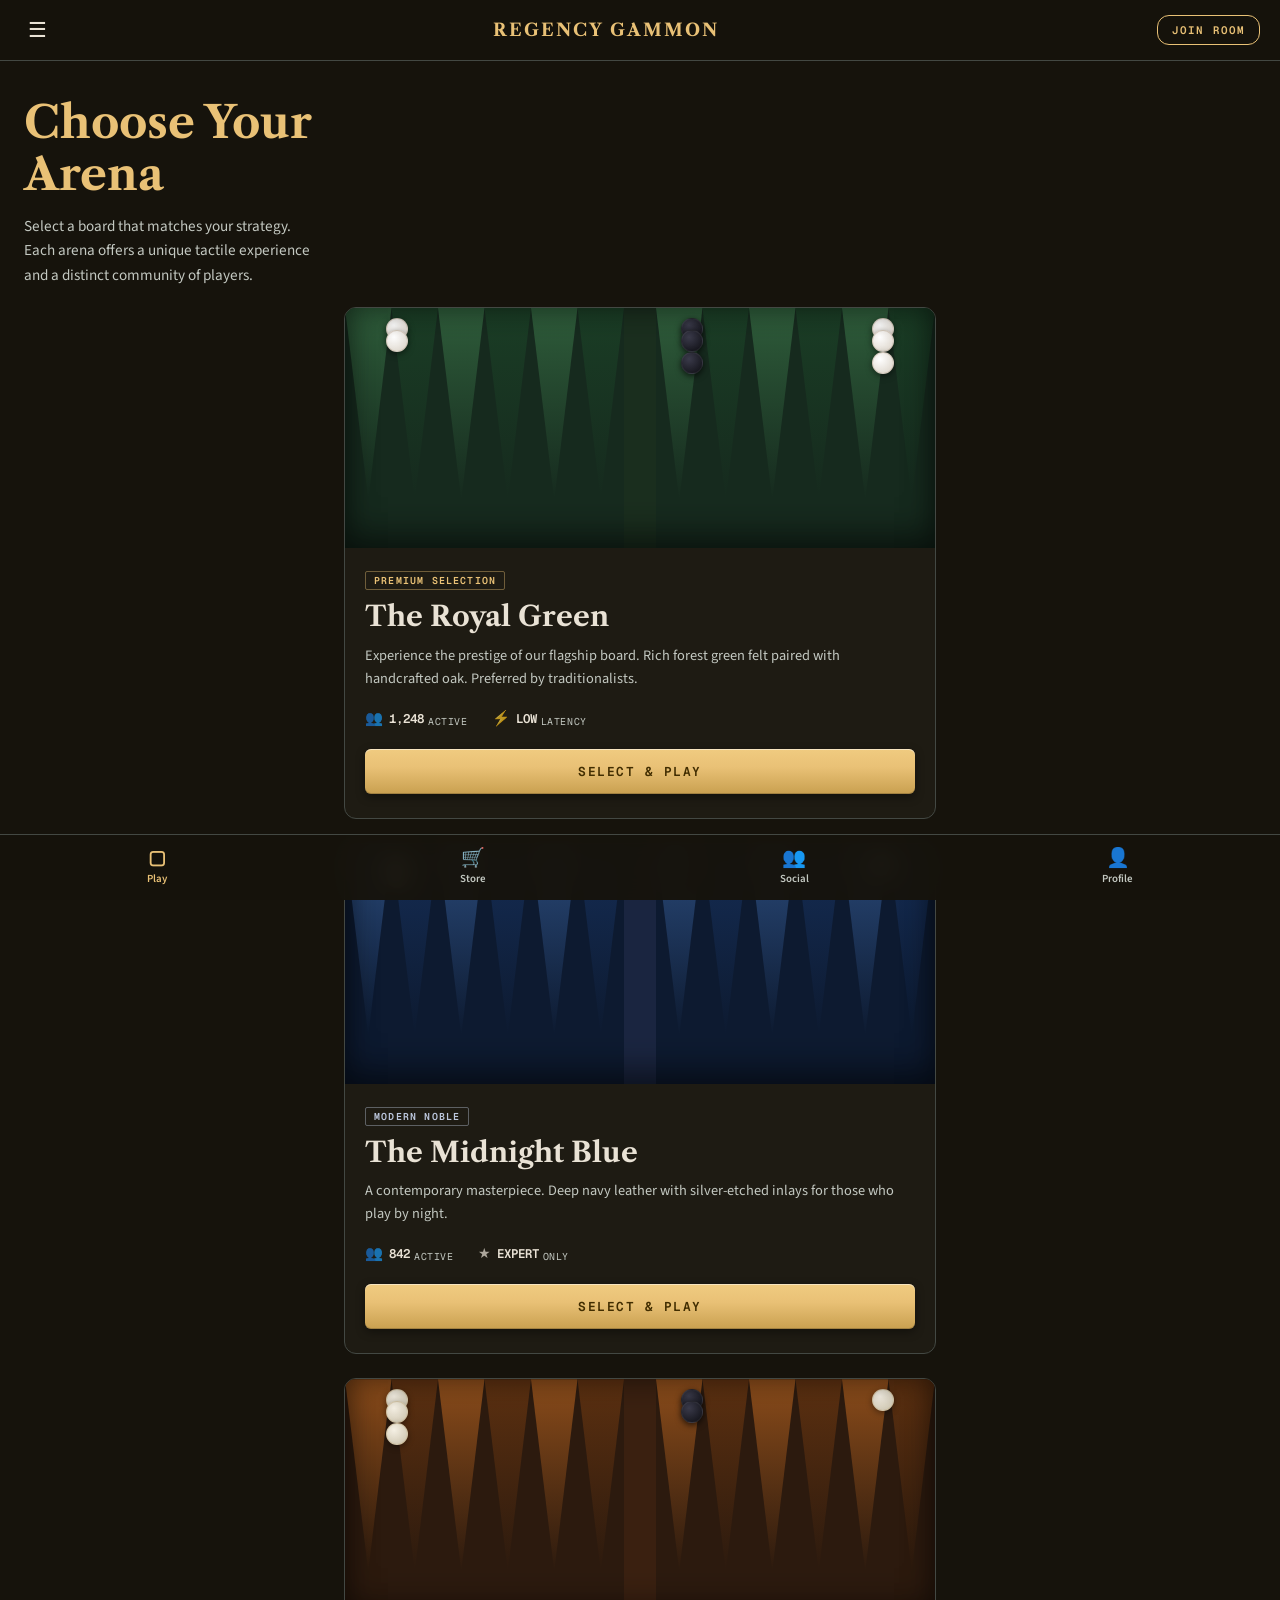
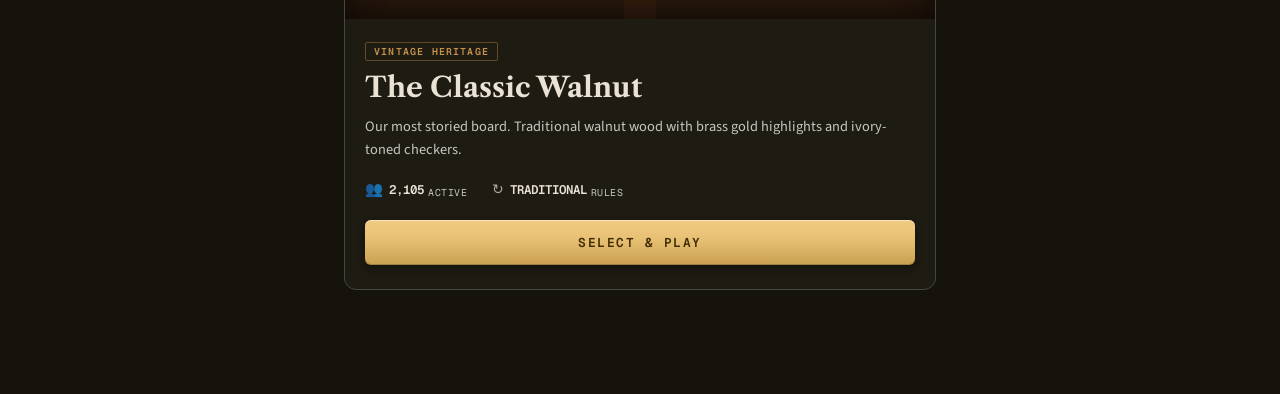
<file: index.html>
<!DOCTYPE html>
<html lang="en">
<head>
<meta charset="UTF-8">
<meta name="viewport" content="width=device-width, initial-scale=1, maximum-scale=1, user-scalable=no, viewport-fit=cover">
<title>Regency Gammon</title>
<link rel="preconnect" href="https://fonts.googleapis.com">
<link rel="preconnect" href="https://fonts.gstatic.com" crossorigin>
<link rel="stylesheet" href="https://fonts.googleapis.com/css2?family=Libre+Caslon+Text:ital,wght@0,400;0,600;0,700;1,400&family=Source+Sans+3:wght@400;600&family=Geist+Mono:wght@400;600&display=swap">
<link rel="stylesheet" href="landing.css">
</head>
<body>

  <!-- ── Top Header ── -->
  <header class="site-header">
    <button class="hamburger" aria-label="Menu">&#9776;</button>
    <span class="site-logo">REGENCY GAMMON</span>
    <button class="join-header-btn" id="open-join-btn">JOIN ROOM</button>
  </header>

  <!-- ── Hero ── -->
  <section class="hero">
    <h1 class="hero-title">Choose Your<br>Arena</h1>
    <p class="hero-sub">Select a board that matches your strategy.<br>Each arena offers a unique tactile experience<br>and a distinct community of players.</p>
  </section>

  <!-- ── Arena Cards ── -->
  <main class="arenas">

    <!-- Royal Green -->
    <article class="arena-card" data-arena="royal-green">
      <div class="board-thumb thumb-royal-green">
        <div class="thumb-inner">
          <div class="thumb-points top">
            <span class="tp light"></span><span class="tp dark"></span><span class="tp light"></span><span class="tp dark"></span><span class="tp light"></span><span class="tp dark"></span>
          </div>
          <div class="thumb-bar"></div>
          <div class="thumb-points top">
            <span class="tp light"></span><span class="tp dark"></span><span class="tp light"></span><span class="tp dark"></span><span class="tp light"></span><span class="tp dark"></span>
          </div>
          <div class="thumb-checkers">
            <span class="tc white" style="left:7%"></span>
            <span class="tc white" style="left:7%; top:22px"></span>
            <span class="tc black" style="left:57%"></span>
            <span class="tc black" style="left:57%; top:22px"></span>
            <span class="tc black" style="left:57%; top:44px"></span>
            <span class="tc white" style="right:7%"></span>
            <span class="tc white" style="right:7%; top:22px"></span>
            <span class="tc white" style="right:7%; top:44px"></span>
          </div>
        </div>
      </div>
      <div class="card-body">
        <span class="badge">PREMIUM SELECTION</span>
        <h2 class="arena-title">The Royal Green</h2>
        <p class="arena-desc">Experience the prestige of our flagship board. Rich forest green felt paired with handcrafted oak. Preferred by traditionalists.</p>
        <div class="stats-row">
          <div class="stat"><span class="stat-icon">&#128101;</span><span class="stat-val">1,248</span><span class="stat-label">ACTIVE</span></div>
          <div class="stat"><span class="stat-icon">&#9889;</span><span class="stat-val">LOW</span><span class="stat-label">LATENCY</span></div>
        </div>
        <button class="play-btn" onclick="selectArena('game.html')">SELECT &amp; PLAY</button>
      </div>
    </article>

    <!-- Midnight Blue -->
    <article class="arena-card" data-arena="midnight-blue">
      <div class="board-thumb thumb-midnight-blue">
        <div class="thumb-inner">
          <div class="thumb-points top">
            <span class="tp light-b"></span><span class="tp dark-b"></span><span class="tp light-b"></span><span class="tp dark-b"></span><span class="tp light-b"></span><span class="tp dark-b"></span>
          </div>
          <div class="thumb-bar" style="background:#1a2540"></div>
          <div class="thumb-points top">
            <span class="tp light-b"></span><span class="tp dark-b"></span><span class="tp light-b"></span><span class="tp dark-b"></span><span class="tp light-b"></span><span class="tp dark-b"></span>
          </div>
          <div class="thumb-checkers">
            <span class="tc white" style="left:7%"></span>
            <span class="tc white" style="left:7%; top:22px"></span>
            <span class="tc black" style="left:57%"></span>
            <span class="tc black" style="left:57%; top:22px"></span>
            <span class="tc white" style="right:7%"></span>
          </div>
        </div>
      </div>
      <div class="card-body">
        <span class="badge badge-silver">MODERN NOBLE</span>
        <h2 class="arena-title">The Midnight Blue</h2>
        <p class="arena-desc">A contemporary masterpiece. Deep navy leather with silver-etched inlays for those who play by night.</p>
        <div class="stats-row">
          <div class="stat"><span class="stat-icon">&#128101;</span><span class="stat-val">842</span><span class="stat-label">ACTIVE</span></div>
          <div class="stat"><span class="stat-icon">&#9733;</span><span class="stat-val">EXPERT</span><span class="stat-label">ONLY</span></div>
        </div>
        <button class="play-btn" onclick="selectArena('game.html')">SELECT &amp; PLAY</button>
      </div>
    </article>

    <!-- Classic Walnut -->
    <article class="arena-card" data-arena="classic-walnut">
      <div class="board-thumb thumb-walnut">
        <div class="thumb-inner">
          <div class="thumb-points top">
            <span class="tp light-w"></span><span class="tp dark-w"></span><span class="tp light-w"></span><span class="tp dark-w"></span><span class="tp light-w"></span><span class="tp dark-w"></span>
          </div>
          <div class="thumb-bar" style="background:#3a2010"></div>
          <div class="thumb-points top">
            <span class="tp light-w"></span><span class="tp dark-w"></span><span class="tp light-w"></span><span class="tp dark-w"></span><span class="tp light-w"></span><span class="tp dark-w"></span>
          </div>
          <div class="thumb-checkers">
            <span class="tc ivory" style="left:7%"></span>
            <span class="tc ivory" style="left:7%; top:22px"></span>
            <span class="tc ivory" style="left:7%; top:44px"></span>
            <span class="tc black" style="left:57%"></span>
            <span class="tc black" style="left:57%; top:22px"></span>
            <span class="tc ivory" style="right:7%"></span>
          </div>
        </div>
      </div>
      <div class="card-body">
        <span class="badge badge-warm">VINTAGE HERITAGE</span>
        <h2 class="arena-title">The Classic Walnut</h2>
        <p class="arena-desc">Our most storied board. Traditional walnut wood with brass gold highlights and ivory-toned checkers.</p>
        <div class="stats-row">
          <div class="stat"><span class="stat-icon">&#128101;</span><span class="stat-val">2,105</span><span class="stat-label">ACTIVE</span></div>
          <div class="stat"><span class="stat-icon">&#8635;</span><span class="stat-val">TRADITIONAL</span><span class="stat-label">RULES</span></div>
        </div>
        <button class="play-btn" onclick="selectArena('game.html')">SELECT &amp; PLAY</button>
      </div>
    </article>

  </main>

  <!-- ── Bottom Nav ── -->
  <nav class="bottom-nav">
    <button class="nav-item active" onclick="location.href='index.html'">
      <span class="nav-icon">&#9634;</span>
      <span>Play</span>
    </button>
    <button class="nav-item">
      <span class="nav-icon">&#128722;</span>
      <span>Store</span>
    </button>
    <button class="nav-item">
      <span class="nav-icon">&#128101;</span>
      <span>Social</span>
    </button>
    <button class="nav-item">
      <span class="nav-icon">&#128100;</span>
      <span>Profile</span>
    </button>
  </nav>

  <!-- ── Join Room Modal ── -->
  <div id="join-modal" class="modal-backdrop hidden">
    <div class="modal-box">
      <button class="modal-close" id="close-join-btn">&times;</button>
      <h2 class="modal-title">Enter Room Code</h2>
      <p class="modal-sub">Ask the host for their 6-character code</p>
      <div class="code-inputs" id="code-inputs">
        <input class="code-cell" maxlength="1" inputmode="text" autocomplete="off">
        <input class="code-cell" maxlength="1" inputmode="text" autocomplete="off">
        <input class="code-cell" maxlength="1" inputmode="text" autocomplete="off">
        <span class="code-dash">—</span>
        <input class="code-cell" maxlength="1" inputmode="text" autocomplete="off">
        <input class="code-cell" maxlength="1" inputmode="text" autocomplete="off">
        <input class="code-cell" maxlength="1" inputmode="text" autocomplete="off">
      </div>
      <p class="code-error hidden" id="code-error">Please enter all 6 characters.</p>
      <button class="play-btn join-submit-btn" id="join-submit-btn">JOIN ROOM</button>
    </div>
  </div>

<script>
  // ── Arena selection ──
  function selectArena(url) {
    window.location.href = url;
  }

  // ── Join modal ──
  const modal    = document.getElementById('join-modal');
  const openBtn  = document.getElementById('open-join-btn');
  const closeBtn = document.getElementById('close-join-btn');
  const submitBtn = document.getElementById('join-submit-btn');
  const cells    = Array.from(document.querySelectorAll('.code-cell'));
  const errEl    = document.getElementById('code-error');

  openBtn.addEventListener('click', () => {
    modal.classList.remove('hidden');
    cells.forEach(c => c.value = '');
    errEl.classList.add('hidden');
    cells[0].focus();
  });

  closeBtn.addEventListener('click', () => modal.classList.add('hidden'));
  modal.addEventListener('click', e => { if (e.target === modal) modal.classList.add('hidden'); });

  // OTP-style input: auto-advance, backspace goes back, paste fills all
  cells.forEach((cell, i) => {
    cell.addEventListener('input', () => {
      const v = cell.value.toUpperCase().replace(/[^A-Z0-9]/g, '');
      cell.value = v.slice(-1);
      if (v && i < cells.length - 1) cells[i + 1].focus();
      errEl.classList.add('hidden');
    });

    cell.addEventListener('keydown', e => {
      if (e.key === 'Backspace' && !cell.value && i > 0) {
        cells[i - 1].focus();
        cells[i - 1].value = '';
      }
      if (e.key === 'Enter') submitJoin();
    });

    cell.addEventListener('paste', e => {
      e.preventDefault();
      const text = (e.clipboardData || window.clipboardData).getData('text').toUpperCase().replace(/[^A-Z0-9]/g, '');
      cells.forEach((c, j) => { c.value = text[j] || ''; });
      const lastFilled = Math.min(text.length, cells.length) - 1;
      if (lastFilled >= 0) cells[lastFilled].focus();
    });
  });

  submitBtn.addEventListener('click', submitJoin);

  function submitJoin() {
    const code = cells.map(c => c.value).join('');
    if (code.length < 6) {
      errEl.classList.remove('hidden');
      cells.find(c => !c.value)?.focus();
      return;
    }
    window.location.href = 'game.html?room=' + code.toUpperCase();
  }
</script>
</body>
</html>
</file>
<file: landing.css>
/* =====================================================================
   Regency Gammon — Landing Page
   ===================================================================== */

:root {
  --surface:                  #16130c;
  --surface-container-low:    #1e1b13;
  --surface-container:        #221f17;
  --surface-container-high:   #2d2a21;
  --surface-container-highest:#38352c;
  --on-surface:         #e9e2d5;
  --on-surface-variant: #c3c8c1;
  --outline-variant: #434843;
  --outline:         #8d928c;
  --tertiary:        #e9c176;
  --on-tertiary:     #412d00;
  --wood:            #4a2c2a;
  --felt:            #1b3022;
  --felt-light:      #2e5c3a;
  --felt-dark:       #1a3d25;
  --radius-md:  0.375rem;
  --radius-lg:  0.5rem;
  --radius-xl:  0.75rem;
}

*, *::before, *::after { box-sizing: border-box; margin: 0; padding: 0; }

html, body {
  width: 100%;
  overflow-x: hidden;
  -webkit-text-size-adjust: 100%;
}

body {
  font-family: 'Source Sans 3', -apple-system, sans-serif;
  background: var(--surface);
  color: var(--on-surface);
  min-height: 100dvh;
  padding-bottom: 80px; /* room for bottom nav */
  padding: env(safe-area-inset-top) env(safe-area-inset-right) calc(80px + env(safe-area-inset-bottom)) env(safe-area-inset-left);
}

/* ── Header ── */
.site-header {
  position: sticky;
  top: 0;
  z-index: 50;
  display: flex;
  align-items: center;
  justify-content: space-between;
  padding: 14px 20px;
  background: rgba(22,19,12,0.92);
  backdrop-filter: blur(12px);
  -webkit-backdrop-filter: blur(12px);
  border-bottom: 1px solid var(--outline-variant);
}

.hamburger {
  background: none;
  border: none;
  color: var(--on-surface);
  font-size: 1.3rem;
  cursor: pointer;
  padding: 4px 8px;
  border-radius: var(--radius-md);
  -webkit-tap-highlight-color: transparent;
  touch-action: manipulation;
  box-shadow: none;
}

.site-logo {
  font-family: 'Libre Caslon Text', serif;
  font-size: 1.1rem;
  font-weight: 700;
  letter-spacing: 0.12em;
  color: var(--tertiary);
}

.join-header-btn {
  font-family: 'Geist Mono', monospace;
  font-size: 0.68rem;
  font-weight: 600;
  letter-spacing: 0.1em;
  text-transform: uppercase;
  border: 1.5px solid var(--tertiary);
  background: transparent;
  color: var(--tertiary);
  padding: 7px 14px;
  border-radius: var(--radius-xl);
  cursor: pointer;
  touch-action: manipulation;
  -webkit-tap-highlight-color: transparent;
  transition: background 0.15s, color 0.15s;
  box-shadow: none;
}
.join-header-btn:hover {
  background: var(--tertiary);
  color: var(--on-tertiary);
}

/* ── Hero ── */
.hero {
  padding: 36px 24px 20px;
  max-width: 520px;
}

.hero-title {
  font-family: 'Libre Caslon Text', serif;
  font-size: clamp(2rem, 8vw, 2.8rem);
  font-weight: 700;
  line-height: 1.15;
  color: var(--tertiary);
  margin-bottom: 14px;
}

.hero-sub {
  font-family: 'Source Sans 3', sans-serif;
  font-size: 0.95rem;
  line-height: 1.6;
  color: var(--on-surface-variant);
}

/* ── Arena cards ── */
.arenas {
  display: flex;
  flex-direction: column;
  gap: 0;
  max-width: 640px;
  margin: 0 auto;
}

.arena-card {
  background: var(--surface-container-low);
  border-bottom: 1px solid var(--outline-variant);
  overflow: hidden;
}

/* ── Board thumbnails ── */
.board-thumb {
  width: 100%;
  height: 200px;
  position: relative;
  overflow: hidden;
}

.thumb-royal-green { background: #162a1e; }
.thumb-midnight-blue { background: #0d1a30; }
.thumb-walnut { background: #2c1a0e; }

.thumb-inner {
  position: absolute;
  inset: 0;
  display: flex;
  align-items: stretch;
}

.thumb-points {
  flex: 1;
  display: flex;
  position: relative;
  overflow: hidden;
}

.thumb-bar {
  width: 32px;
  background: #1a2e1e;
  flex-shrink: 0;
  position: relative;
}

/* Triangle points via clip-path */
.tp {
  flex: 1;
  height: 100%;
  position: relative;
  display: block;
}

/* Royal Green triangles */
.tp.light { background: linear-gradient(180deg, #2e5c3a 0%, transparent 80%);
  clip-path: polygon(0 0, 100% 0, 50% 80%); }
.tp.dark  { background: linear-gradient(180deg, #1a3d25 0%, transparent 80%);
  clip-path: polygon(0 0, 100% 0, 50% 80%); }

/* Midnight Blue triangles */
.tp.light-b { background: linear-gradient(180deg, #2a4a7a 0%, transparent 80%);
  clip-path: polygon(0 0, 100% 0, 50% 80%); }
.tp.dark-b  { background: linear-gradient(180deg, #152d55 0%, transparent 80%);
  clip-path: polygon(0 0, 100% 0, 50% 80%); }

/* Walnut triangles */
.tp.light-w { background: linear-gradient(180deg, #8b4c1a 0%, transparent 80%);
  clip-path: polygon(0 0, 100% 0, 50% 80%); }
.tp.dark-w  { background: linear-gradient(180deg, #5c3010 0%, transparent 80%);
  clip-path: polygon(0 0, 100% 0, 50% 80%); }

/* Checkers overlay */
.thumb-checkers {
  position: absolute;
  inset: 0;
  pointer-events: none;
}

.tc {
  position: absolute;
  width: 22px;
  height: 22px;
  border-radius: 50%;
  top: 10px;
  display: block;
}

.tc.white {
  background: radial-gradient(circle at 35% 30%, #fff, #d8d0c4);
  box-shadow: 0 2px 6px rgba(0,0,0,0.5);
  border: 1px solid rgba(180,160,140,0.4);
}

.tc.black {
  background: radial-gradient(circle at 35% 30%, #3a3a4a, #0d0d12);
  box-shadow: 0 2px 6px rgba(0,0,0,0.7);
  border: 1px solid rgba(255,255,255,0.06);
}

.tc.ivory {
  background: radial-gradient(circle at 35% 30%, #f5f0e4, #c8bfa8);
  box-shadow: 0 2px 6px rgba(0,0,0,0.4);
  border: 1px solid rgba(200,180,140,0.5);
}

/* Wood-frame overlay on thumbnail */
.board-thumb::after {
  content: '';
  position: absolute;
  inset: 0;
  box-shadow: inset 0 0 30px rgba(0,0,0,0.5), inset 0 -20px 30px rgba(0,0,0,0.3);
  pointer-events: none;
}

/* ── Card body ── */
.card-body {
  padding: 20px 20px 24px;
}

.badge {
  display: inline-block;
  font-family: 'Geist Mono', monospace;
  font-size: 0.62rem;
  font-weight: 600;
  letter-spacing: 0.12em;
  text-transform: uppercase;
  color: var(--tertiary);
  border: 1px solid rgba(233,193,118,0.4);
  border-radius: 2px;
  padding: 2px 8px;
  margin-bottom: 10px;
}

.badge-silver {
  color: #bcc7dd;
  border-color: rgba(188,199,221,0.4);
}

.badge-warm {
  color: #c4924a;
  border-color: rgba(196,146,74,0.4);
}

.arena-title {
  font-family: 'Libre Caslon Text', serif;
  font-size: 1.75rem;
  font-weight: 700;
  line-height: 1.2;
  color: var(--on-surface);
  margin-bottom: 10px;
}

.arena-desc {
  font-size: 0.9rem;
  line-height: 1.6;
  color: var(--on-surface-variant);
  margin-bottom: 18px;
}

.stats-row {
  display: flex;
  gap: 24px;
  margin-bottom: 20px;
}

.stat {
  display: flex;
  align-items: center;
  gap: 6px;
}

.stat-icon {
  font-size: 0.9rem;
  opacity: 0.7;
}

.stat-val {
  font-family: 'Geist Mono', monospace;
  font-size: 0.78rem;
  font-weight: 600;
  color: var(--on-surface);
}

.stat-label {
  font-family: 'Geist Mono', monospace;
  font-size: 0.62rem;
  color: var(--on-surface-variant);
  letter-spacing: 0.06em;
  margin-left: -2px;
  align-self: flex-end;
  padding-bottom: 1px;
}

/* ── Play button ── */
.play-btn {
  width: 100%;
  font-family: 'Geist Mono', monospace;
  font-size: 0.8rem;
  font-weight: 600;
  letter-spacing: 0.12em;
  text-transform: uppercase;
  border: none;
  padding: 14px;
  border-radius: var(--radius-md);
  cursor: pointer;
  touch-action: manipulation;
  -webkit-tap-highlight-color: transparent;
  background: linear-gradient(180deg, #f0cb80 0%, #e9c176 40%, #c9a050 100%);
  color: #412d00;
  box-shadow:
    0 1px 0 rgba(255,255,255,0.5) inset,
    0 -1px 0 rgba(0,0,0,0.2) inset,
    0 3px 10px rgba(0,0,0,0.4);
  transition: filter 0.15s, transform 0.1s;
}

.play-btn:hover   { filter: brightness(1.06); }
.play-btn:active  { transform: translateY(1px); }

/* ── Bottom nav ── */
.bottom-nav {
  position: fixed;
  bottom: 0;
  left: 0;
  right: 0;
  z-index: 50;
  display: flex;
  justify-content: space-around;
  align-items: center;
  background: rgba(22,19,12,0.96);
  backdrop-filter: blur(12px);
  -webkit-backdrop-filter: blur(12px);
  border-top: 1px solid var(--outline-variant);
  padding: 10px 0 calc(10px + env(safe-area-inset-bottom));
}

.nav-item {
  background: none;
  border: none;
  box-shadow: none;
  display: flex;
  flex-direction: column;
  align-items: center;
  gap: 3px;
  color: var(--on-surface-variant);
  font-family: 'Source Sans 3', sans-serif;
  font-size: 0.68rem;
  font-weight: 600;
  cursor: pointer;
  padding: 4px 16px;
  border-radius: var(--radius-md);
  touch-action: manipulation;
  -webkit-tap-highlight-color: transparent;
  transition: color 0.15s;
}

.nav-item:hover, .nav-item.active {
  color: var(--tertiary);
  filter: none;
  background: none;
  box-shadow: none;
}

.nav-icon {
  font-size: 1.2rem;
  line-height: 1;
}

/* ── Join Room Modal ── */
.modal-backdrop {
  position: fixed;
  inset: 0;
  background: rgba(0,0,0,0.75);
  backdrop-filter: blur(6px);
  -webkit-backdrop-filter: blur(6px);
  display: flex;
  align-items: center;
  justify-content: center;
  padding: 24px;
  z-index: 100;
}

.modal-backdrop.hidden { display: none; }

.modal-box {
  background: var(--surface-container-low);
  background-image:
    repeating-linear-gradient(92deg, transparent, transparent 4px, rgba(255,255,255,0.012) 4px, rgba(255,255,255,0.012) 8px);
  border: 1px solid var(--tertiary);
  border-radius: var(--radius-xl);
  padding: 32px clamp(14px, 5vw, 28px) 28px;
  width: min(400px, 100%);
  position: relative;
  box-shadow: 0 20px 60px rgba(0,0,0,0.7), 0 0 0 1px rgba(233,193,118,0.1) inset;
}

/* Brass top bar */
.modal-box::before {
  content: '';
  display: block;
  height: 3px;
  border-radius: 9999px;
  background: linear-gradient(90deg, transparent, var(--tertiary), transparent);
  margin-bottom: 24px;
}

.modal-close {
  position: absolute;
  top: 16px;
  right: 16px;
  background: none;
  border: none;
  box-shadow: none;
  color: var(--on-surface-variant);
  font-size: 1.4rem;
  line-height: 1;
  cursor: pointer;
  padding: 4px 8px;
  border-radius: var(--radius-md);
  touch-action: manipulation;
  -webkit-tap-highlight-color: transparent;
}

.modal-close:hover { color: var(--on-surface); background: none; }

.modal-title {
  font-family: 'Libre Caslon Text', serif;
  font-size: 1.5rem;
  font-weight: 700;
  color: var(--tertiary);
  text-align: center;
  margin-bottom: 6px;
}

.modal-sub {
  font-size: 0.88rem;
  color: var(--on-surface-variant);
  text-align: center;
  margin-bottom: 28px;
}

/* OTP code inputs */
.code-inputs {
  display: flex;
  align-items: center;
  justify-content: center;
  gap: clamp(4px, 1.5vw, 8px);
  margin-bottom: 12px;
}

.code-cell {
  width: clamp(34px, 9vw, 44px);
  height: clamp(46px, 12vw, 56px);
  text-align: center;
  font-family: 'Geist Mono', monospace;
  font-size: 1.5rem;
  font-weight: 600;
  letter-spacing: 0.05em;
  text-transform: uppercase;
  background: var(--surface-container);
  color: var(--on-surface);
  border: 1.5px solid var(--outline-variant);
  border-radius: var(--radius-md);
  outline: none;
  caret-color: var(--tertiary);
  transition: border-color 0.15s, box-shadow 0.15s;
  /* reset button styles */
  padding: 0;
}

.code-cell:focus {
  border-color: var(--tertiary);
  box-shadow: 0 0 0 3px rgba(233,193,118,0.2);
}

.code-dash {
  font-family: 'Geist Mono', monospace;
  font-size: 1.2rem;
  color: var(--outline-variant);
  user-select: none;
  padding: 0 2px;
}

.code-error {
  font-family: 'Geist Mono', monospace;
  font-size: 0.72rem;
  color: #ffb4ab;
  text-align: center;
  margin-bottom: 12px;
  letter-spacing: 0.04em;
}

.code-error.hidden { display: none; }

.join-submit-btn {
  margin-top: 8px;
}

/* ── Responsive ── */
@media (min-width: 640px) {
  .arenas {
    padding: 0 24px;
  }

  .arena-card {
    border-radius: var(--radius-xl);
    border: 1px solid var(--outline-variant);
    margin-bottom: 24px;
    overflow: hidden;
  }

  .board-thumb {
    height: 240px;
  }
}
</file>
